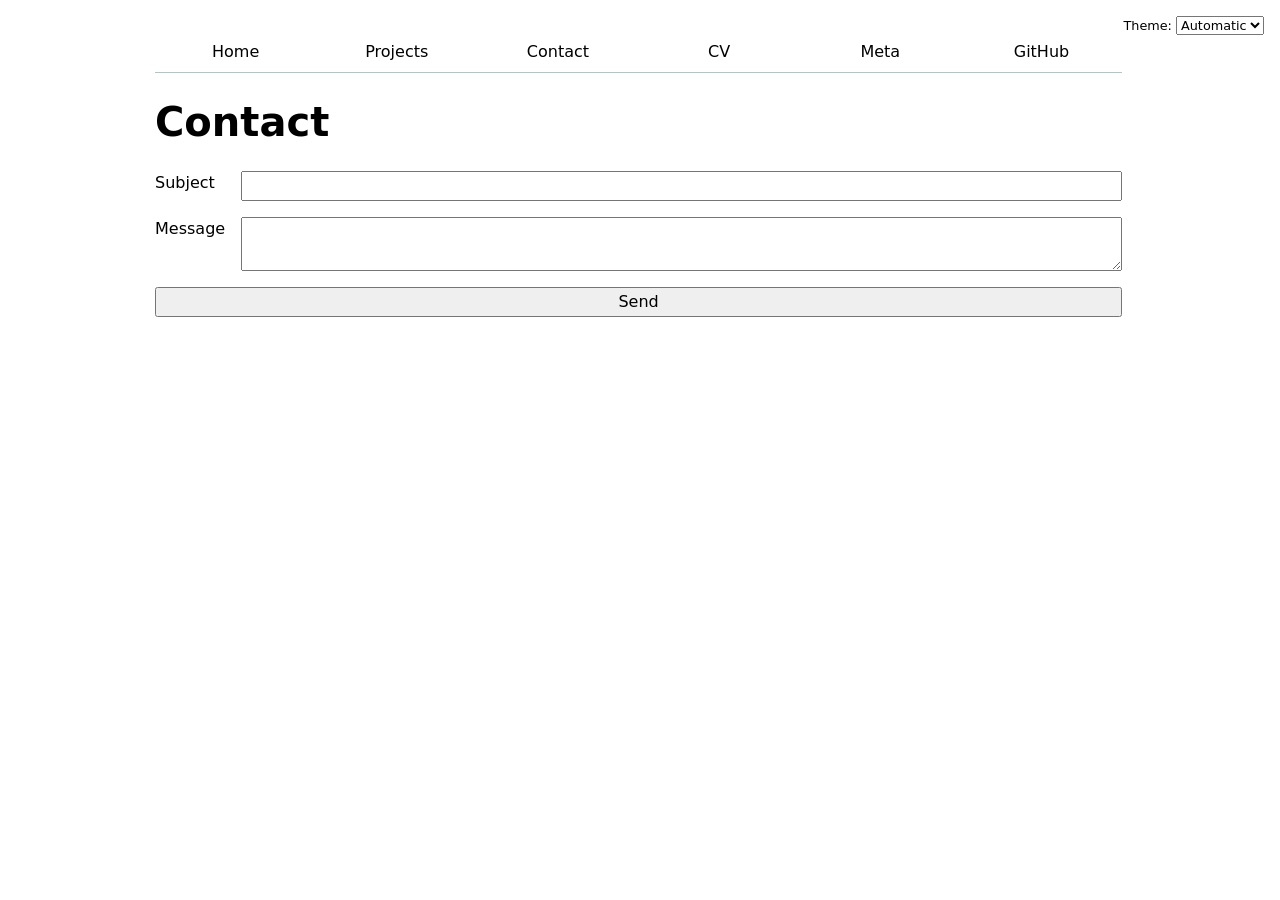
<file: contact/index.html>
<!DOCTYPE html>
<html lang="en">
<head>
    <meta charset="UTF-8">
    <meta name="viewport" content="width=device-width, initial-scale=1.0">
    <title>Contact</title>
    <link rel="stylesheet" href="../style.css" />
    <script src="../global.js" type="module"></script>
</head>
<body>
    <h1>Contact</h1>

    <form action="mailto:jayleensh@gmail.com" method="GET">
        <label>
            Subject
            <input name="subject">
        </label>

        <label>
            Message
            <textarea name="body"></textarea>
        </label>

        <button>Send</button>
    </form>
</body>
</html>
</file>
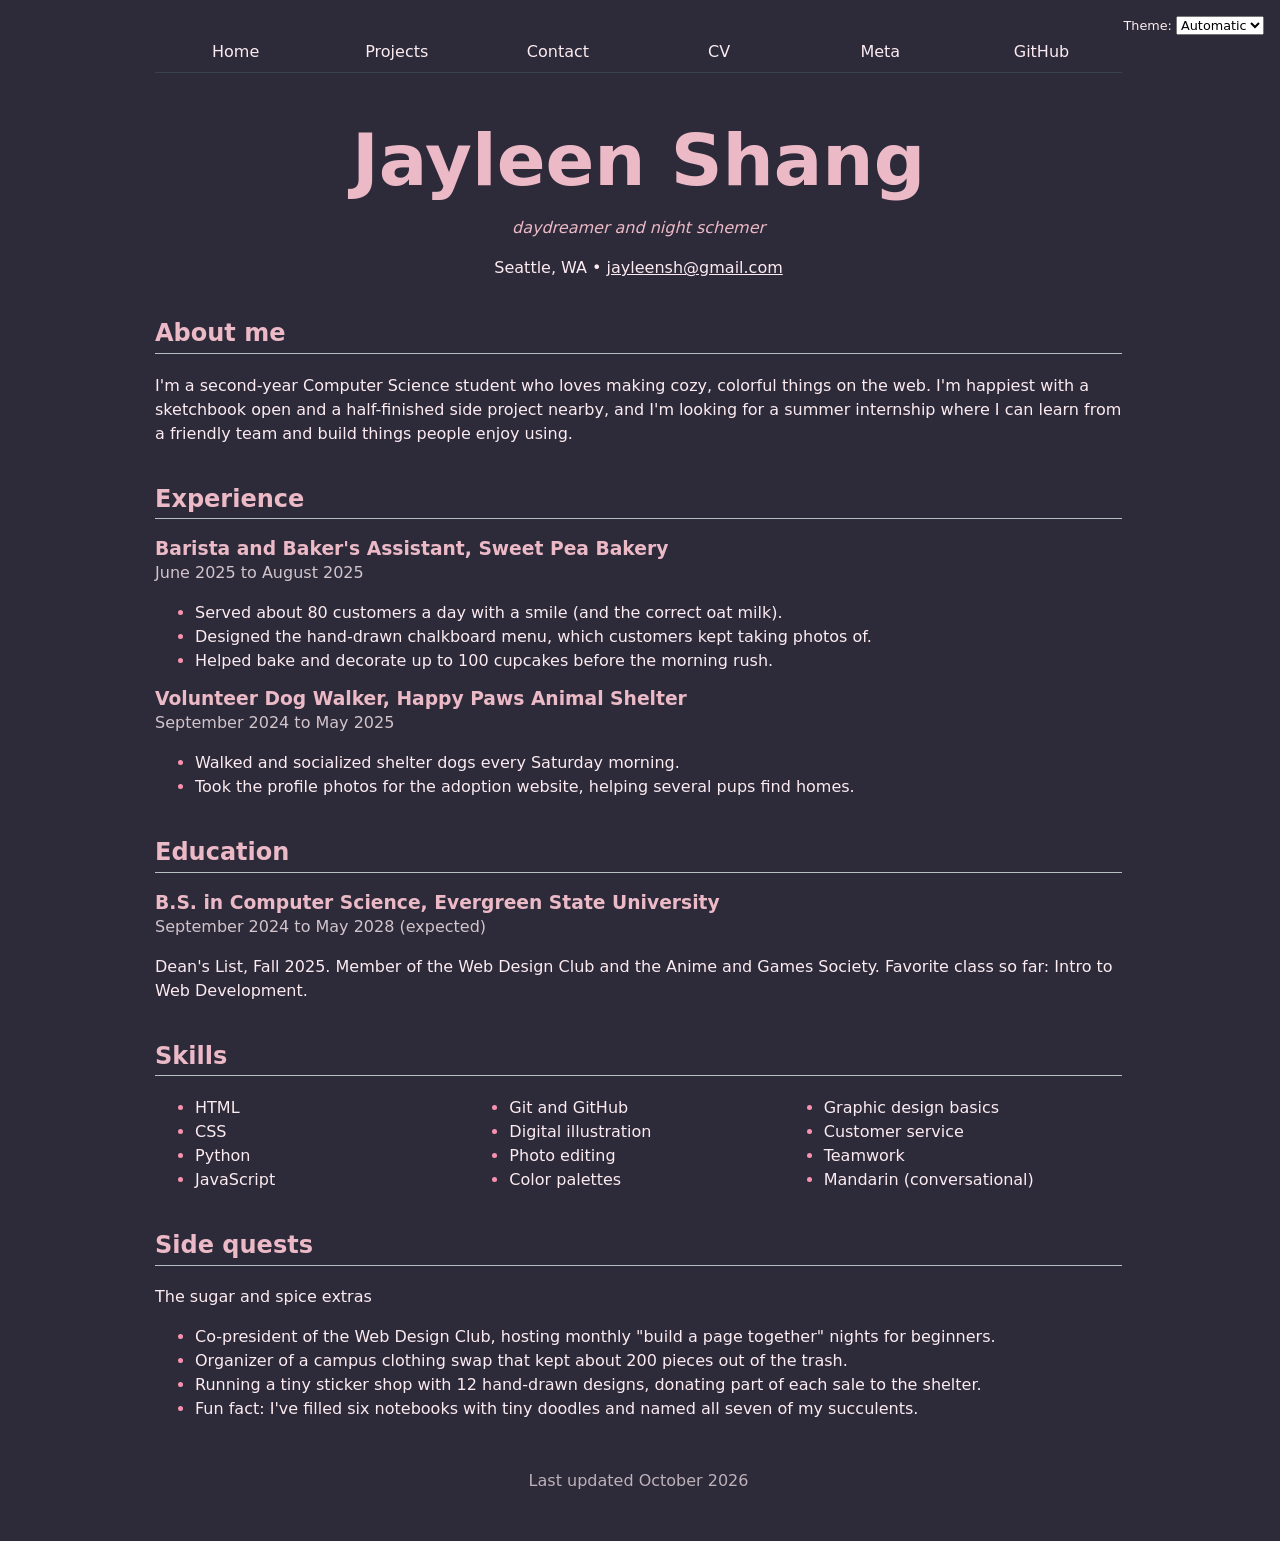
<file: cv/index.html>
<!DOCTYPE html>
<html lang="en">
<head>
    <meta charset="UTF-8">
    <meta name="viewport" content="width=device-width, initial-scale=1.0">
    <title>Jayleen Shang: CV</title>
    <link rel="stylesheet" href="../style.css" />
    <link rel="stylesheet" href="cv.css" />
    <script src="../global.js" type="module"></script>
</head>
<body>
    <main>
        <header class="cv-header">
            <h1>Jayleen Shang</h1>
            <p class="tagline">daydreamer and night schemer</p>
            <p>Seattle, WA &bull; <a href="mailto:jayleens@gmail.com">jayleensh@gmail.com</a></p>
        </header>


        <section>
            <h2>About me</h2>
            <p>
                I'm a second-year Computer Science student who loves making
                cozy, colorful things on the web. I'm happiest with a sketchbook
                open and a half-finished side project nearby, and I'm
                looking for a summer internship where I can learn from a friendly
                team and build things people enjoy using.
            </p>
        </section>

        <section>
            <h2>Experience</h2>

            <article>
                <header>
                    <h3>Barista and Baker's Assistant, Sweet Pea Bakery</h3>
                    <p>
                        <time datetime="2025-06">June 2025</time> to
                        <time datetime="2025-08">August 2025</time>
                    </p>
                </header>
                <ul>
                    <li>Served about 80 customers a day with a smile (and the correct oat milk).</li>
                    <li>Designed the hand-drawn chalkboard menu, which customers kept taking photos of.</li>
                    <li>Helped bake and decorate up to 100 cupcakes before the morning rush.</li>
                </ul>
            </article>

            <article>
                <header>
                    <h3>Volunteer Dog Walker, Happy Paws Animal Shelter</h3>
                    <p>
                        <time datetime="2024-09">September 2024</time> to
                        <time datetime="2025-05">May 2025</time>
                    </p>
                </header>
                <ul>
                    <li>Walked and socialized shelter dogs every Saturday morning.</li>
                    <li>Took the profile photos for the adoption website, helping several pups find homes.</li>
                </ul>
            </article>
        </section>

        <section>
            <h2>Education</h2>

            <article>
                <header>
                    <h3>B.S. in Computer Science, Evergreen State University</h3>
                    <p>
                        <time datetime="2024-09">September 2024</time> to
                        <time datetime="2028-05">May 2028 (expected)</time>
                    </p>
                </header>
                <p>
                    Dean's List, Fall 2025. Member of the Web Design Club and the
                    Anime and Games Society. Favorite class so far: Intro to Web Development.
                </p>
            </article>
        </section>

        <section>
            <h2>Skills</h2>
            <ul class="pills">
                <li>HTML</li>
                <li>CSS</li>
                <li>Python</li>
                <li>JavaScript</li>
                <li>Git and GitHub</li>
                <li>Digital illustration</li>
                <li>Photo editing</li>
                <li>Color palettes</li>
                <li>Graphic design basics</li>
                <li>Customer service</li>
                <li>Teamwork</li>
                <li>Mandarin (conversational)</li>
            </ul>
        </section>

        <section>
            <h2>Side quests</h2>
            <p>The sugar and spice extras</p>
            <ul>
                <li>Co-president of the Web Design Club, hosting monthly "build a page together" nights for beginners.</li>
                <li>Organizer of a campus clothing swap that kept about 200 pieces out of the trash.</li>
                <li>Running a tiny sticker shop with 12 hand-drawn designs, donating part of each sale to the shelter.</li>
                <li>Fun fact: I've filled six notebooks with tiny doodles and named all seven of my succulents.</li>
            </ul>
        </section>
    </main>

    <footer>
        <p>Last updated <time datetime="2026-10">October 2026</time></p>
    </footer>
</body>
</html>
</file>
<file: style.css>
body {
  font: 100%/1.5 system-ui;
  max-width: 95ch;
  margin-inline: max(1em, (100% - 100ch) / 2);
  padding: 1.5em;
}

img {
  max-width: 100%;
  height: auto;
}

html {
  color-scheme: light dark;
  --color-accent: oklch(77.608% 0.12806 1.736);   /* warm soft pink */
  /*--color-accent: oklch(78% 25% 180);   /* seafoam green-blue */
  /*--color-accent: oklch(70% 30% 275);   /* periwinkle */
  accent-color: var(--color-accent);
  --meta-css: #7299b8;
  --meta-html: #b18eca;
  --meta-js: #75afa5;
  --meta-svelte: #d5a56d;
}

nav {
  --border-color: oklch(50% 10% 200 / 40%);
  display: flex;
  margin-bottom: 1em;
  border-bottom: 1px solid var(--border-color);
}

nav a {
  flex: 1;
  text-decoration: none;
  color: inherit;
  text-align: center;
  padding: 0.5em;
}

nav a.current {
  border-bottom: 0.4em solid var(--border-color);
  padding-bottom: 0.1em;
}

/* after nav a.current */
nav a:hover {
  border-bottom: 0.4em solid var(--color-accent);
  padding-bottom: 0.1em;
  background-color: color-mix(in oklch, var(--color-accent), canvas 85%);
}

input,
textarea,
button,
select {
  font: inherit;
}

form {
  display: grid;
  grid-template-columns: auto 1fr;
  gap: 1em;
}

form label {
  display: grid;
  grid-template-columns: subgrid;
  grid-column: 1 / -1;
}

form button {
  grid-column: 1 / -1;
}

.projects {
  display: grid;
  grid-template-columns: repeat(auto-fill, minmax(15em, 1fr));
  gap: 1em;
}

.projects article {
  display: grid;
  grid-template-rows: subgrid;
  grid-row: span 3;
}

.projects article h2 {
  margin: 0;
}

h1, h2, h3, h4, h5, h6 {
  line-height: 1.1;
  text-wrap: balance;

  &:is(h1) {
    font-size: 250%;
  }
}

/* position color scheme switch */
.color-scheme {
  position: absolute;
  top: 1rem;
  right: 1rem;
  font-size: 80%;
}

/* profile stats + meta page stats */
#profile-stats dl,
dl.stats {
  display: grid;
  grid-template-columns: repeat(auto-fit, minmax(8em, 1fr));
  text-align: center;
}

#profile-stats dt,
.stats dt {
  grid-row: 1;
}

#profile-stats dd,
.stats dd {
  grid-row: 2;
  margin: 0;
  font-size: 2em;
}

/* project year */
.project-year {
  color: gray;
  font-style: italic;
  margin-top: 1em;
}

/* projects pie plot */
#projects-pie-plot {
  max-width: 20em;
  margin-block: 2em;
  overflow: visible;

  &:has(path:hover) {
    path:not(:hover) {
      opacity: 0.5;
    }
  }

  path {
    transition: 300ms;
    cursor: pointer;
  }
}

.selected {
  --color: var(--color-accent) !important;
}

path.selected {
  fill: var(--color-accent) !important;
}


/* projects pie plot legend */
.legend {
  display: grid;
  grid-template-columns: repeat(auto-fill, minmax(9em, 1fr));
  gap: 1em;
  border: 1px solid gray;
  padding: 1em;
  margin-block: 2em;
  flex: 1;
}

.legend-item {
  display: flex;
  align-items: center;
  gap: 0.5em;
}

.swatch {
  display: inline-block;
  width: 1em;
  aspect-ratio: 1 / 1;
  background-color: var(--color);
  border-radius: 3px;
}

.container {
  display: flex;
  align-items: center;
  gap: 2em;
}

.searchBar {
  display: block;
  width: 100%;
  box-sizing: border-box;
  padding: 0.5em;
  margin-bottom: 1.5em;
}

/* scatterplot gridlines */
.gridlines {
  stroke-opacity: 0.2;
}

/* info list */
dl.info {
  display: grid;
  grid-template-columns: auto 1fr;
  gap: 0.25em 1em;
  margin: 0;
  transition-duration: 500ms;
  transition-property: opacity, visibility;
}

dl.info dt {
  color: gray;
  font-size: 0.85em;
}

dl.info dd {
  margin: 0;
  font-weight: bold;
}

dl.info[hidden] {
  opacity: 0;
  visibility: hidden;
}

/* tooltip */
.tooltip {
  position: fixed;
  top: 1em;
  left: 1em;
  background-color: color-mix(in oklch, canvas, transparent 20%);
  box-shadow: 0 2px 10px rgba(0, 0, 0, 0.15);
  border-radius: 8px;
  padding: 0.75em 1em;
  backdrop-filter: blur(6px);
  z-index: 10;
}

/* meta scrollytelling */
#scrolly-1 {
  position: relative;
  display: grid;
  grid-template-columns: minmax(0, 1fr) minmax(0, 1.1fr);
  gap: 2rem;
  align-items: start;
  margin-top: 2rem;
}

#scatter-story {
  position: relative;
  min-width: 0;
}

#scatter-story .step {
  min-height: 0;
  padding: 0.4rem 0;
  margin: 0;
  display: block;
}

#scatter-story .step p {
  margin: 0;
  line-height: 1.4;
  font-size: 0.9rem;
}

/* sticky visualizations */
#scatter-plot {
  position: sticky;
  top: 1rem;
  align-self: start;
  min-width: 0;
  max-height: calc(100vh - 2rem);
  overflow-y: auto;
  background: canvas;
}

#scatter-plot h3 {
  font-size: 1.05rem;
  margin: 0 0 1rem;
}

#chart {
  width: 100%;
}

#chart svg {
  display: block;
  width: 100%;
  height: auto;
  max-width: 100%;
}

#selection-count {
  font-size: 0.9rem;
  margin: 0.75rem 0 1.25rem;
}

/* file visualization */
#files {
  display: grid;
  grid-template-columns: minmax(0, 0.8fr) minmax(0, 3fr);
  column-gap: 1rem;
  row-gap: 0.5rem;
  max-height: 45vh;
  overflow-y: auto;
  margin: 0 0 1.5rem;
}

#files > div {
  grid-column: 1 / -1;
  display: grid;
  grid-template-columns: subgrid;
  align-items: start;
  padding: 0.25rem 0;
  will-change: transform;
}

#files dt {
  grid-column: 1;
  font-size: 0.8rem;
  overflow-wrap: anywhere;
}

#files dt code {
  font-size: 0.75rem;
}

#files small {
  display: block;
  opacity: 0.7;
}

#files dd {
  grid-column: 2;
  display: flex;
  flex-wrap: wrap;
  align-items: start;
  align-content: start;
  gap: 0.12rem;
  padding-top: 0.2rem;
  margin: 0;
}

#files .loc {
  flex: 0 0 0.35rem;
  width: 0.35rem;
  height: 0.35rem;
  background: var(--color);
  border-radius: 50%;
}

/* scatterplot interaction */
#chart circle {
  fill: var(--color-accent);
  transition: 200ms;
  transform-origin: center;
  transform-box: fill-box;

  @starting-style {
    r: 0;
  }
}

#chart circle:hover {
  transform: scale(1.2);
}

@keyframes marching-ants {
  to {
    stroke-dashoffset: -8;
  }
}

.selection {
  fill-opacity: 0.1;
  stroke: currentColor;
  stroke-opacity: 0.7;
  stroke-dasharray: 5 3;
  animation: marching-ants 2s linear infinite;
}

#chart circle.selected {
  fill: var(--color-accent);
  stroke: currentColor;
  stroke-width: 1.5px;
}

/* smaller screens */
@media (max-width: 40rem) {
  #scrolly-1 {
    display: flex;
    flex-direction: column;
    gap: 2rem;
  }

  #scatter-story,
  #scatter-plot {
    width: 100%;
    box-sizing: border-box;
  }

  #scatter-plot {
    order: -1;
    position: relative;
    top: auto;
    max-height: none;
    overflow: visible;
  }

  #scatter-story .step {
    min-height: 7rem;
  }
}
</file>
<file: cv/cv.css>
:root {
  --inky: oklch(29.474% 0.02725 293.811);
  --plink: oklch(95.495% 0.01953 357.292);
  --rose: oklch(83.501% 0.061 1.454);
  --blue: oklch(65.834% 0.08532 249.26);
  --mint: oklch(75.281% 0.08571 195.542);
  --peri: oklch(76.178% 0.09003 276.283);
  --grae: oklch(80% 3% 200);
}

body {
  background: var(--inky);
  color: var(--plink);   /* body text */
}

h1 {
  color: var(--rose);
}

h2 {
  border-bottom: 1px solid var(--grae);
  padding-bottom: 0.25em;
  color: var(--rose);
}

h3 {
  color: var(--rose);
}

a {
  color: var(--plink);
}

nav a.current {
  border-bottom: 0.4em solid var(--grae);
  padding-bottom: 0.1em;
}

nav a:hover {
  color: var(--inky);
  border-bottom: 0.4em solid var(--color-accent);
  padding-bottom: 0.1em;
  background-color: oklch(from var(--color-accent) 98% 4% h);
}

.cv-header {
  text-align: center;

  h1 {
    font-size: clamp(2.5rem, 9vw, 4.5rem);   /* big, but shrinks on phones */
    margin-bottom: 0;
  }
}

.tagline {
  font-style: italic;
  font-size: 1rem;
  color: var(--rose);
}

section {
  margin-top: 2.5rem;
}

article {
  h3 {
    margin: 0;
  }

  header p {
    margin: 0.1em 0 0.5em;
    opacity: 0.8;
  }
}

li::marker {
  color: var(--color-accent);
}

.pills {
  columns: 3;
}

footer {
  text-align: center;
  opacity: 0.7;
  margin-top: 3em;
}
</file>
